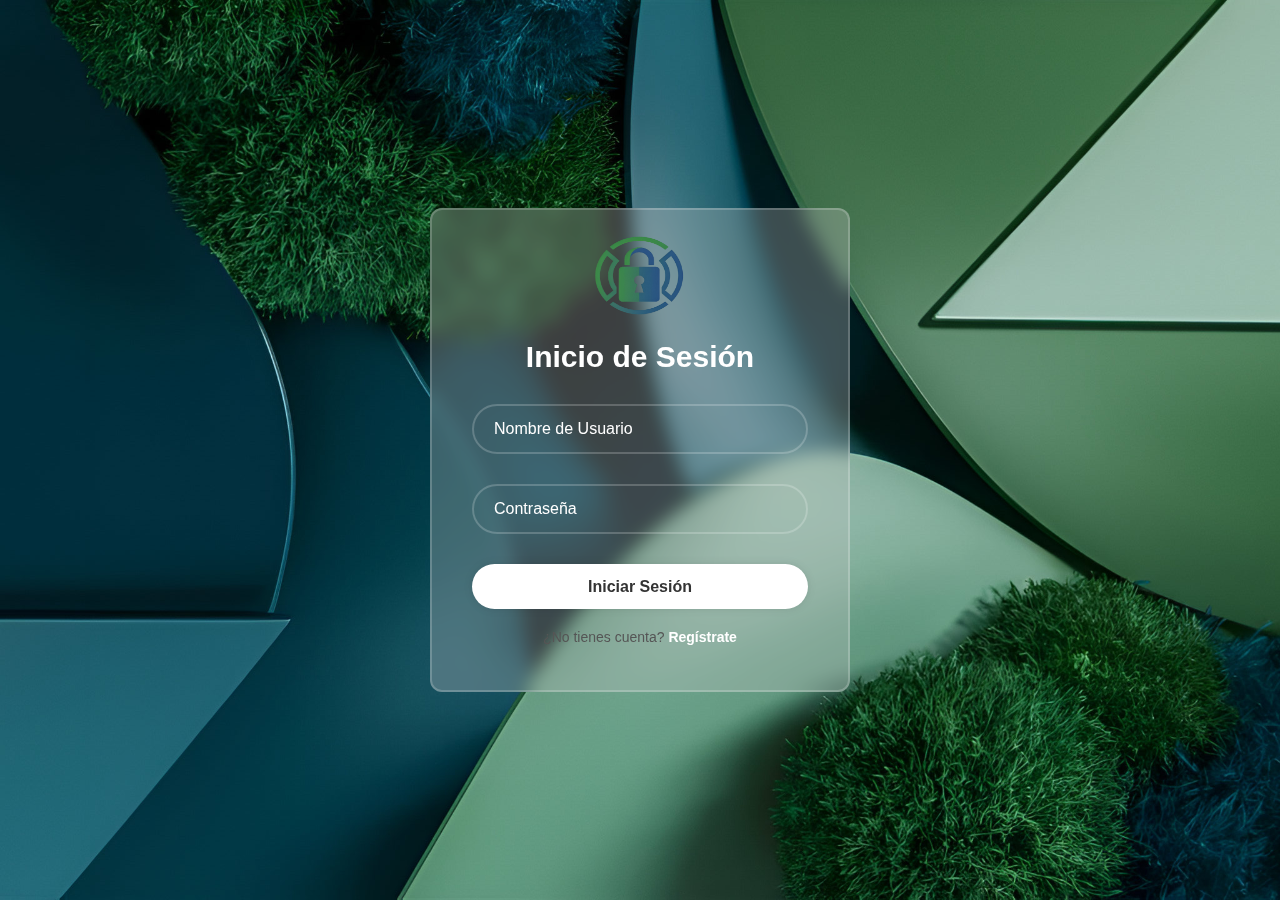
<file: index.html>
<!DOCTYPE html>
<html lang="es">
<head>
    <meta charset="UTF-8">
    <meta name="viewport" content="width=device-width, initial-scale=1.0">
    <title>Inicio de Sesión</title>
    <link rel="stylesheet" href="styles.css">
</head>
<body>
    <div class="wrapper">
        <form id="loginForm">
            <img class="centrado" src="pak.png" alt="Logo">
            <h1>Inicio de Sesión</h1>
            <div class="input-box">
                <input type="text" id="loginUsername" placeholder="Nombre de Usuario" required>
                <i class="bx bxs-user"></i>
            </div>
            <div class="input-box">
                <input type="password" id="loginPassword" placeholder="Contraseña" required>
                <i class="bx bxs-lock-alt"></i>
            </div>
            <p class="message" id="loginMessage"></p>
            <button type="submit" class="btn">Iniciar Sesión</button>
            <div class="register-link">
                <p>¿No tienes cuenta? <a href="register.html">Regístrate</a></p>
            </div>
        </form>
    </div>
    
    <script src="script.js"></script>
</body>
</html>
</file>
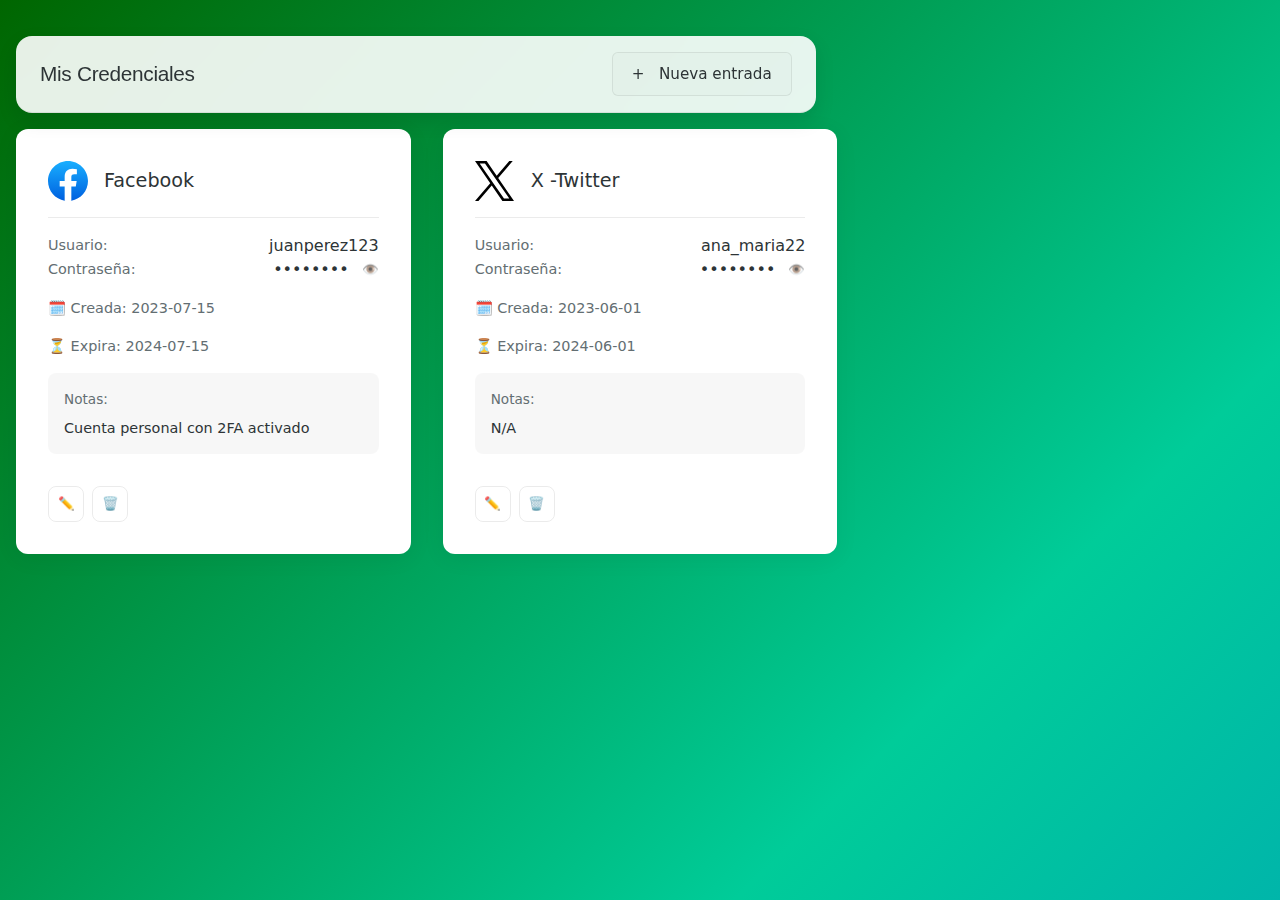
<file: galeria.html>
<!DOCTYPE html>
<html lang="es">
<head>
    <meta charset="UTF-8">
    <meta name="viewport" content="width=device-width, initial-scale=1.0">
    <title>Gestor de Contraseñas</title>
</head>

<style>



    /* Variables */
:root {
  --primary: #2d8cff;
  --primary-hover: #1a73e8;
  --background: #f8f9fa;
  --card-bg: #ffffff;
  --text: #2d3436;
  --text-light: #636e72;
  --border: rgba(0,0,0,0.08);
  --radius: 12px;
  --shadow: 0 4px 24px rgba(0,0,0,0.06);
}

/* Reset */
* {
  box-sizing: border-box;
  margin: 0;
  padding: 0;
}
/* Fondo animado con efecto de pintura */
body {
    margin: 0;
    padding: 0;
    height: 100vh;
    background: linear-gradient(-45deg, #003366, #005599, #0088cc, #00cc99, #006600);
    background-size: 300% 300%;
    animation: moveGradient 8s ease infinite;
}

/* Animación para mover el fondo y darle dinamismo */
@keyframes moveGradient {
    0% {
        background-position: 0% 50%;
    }
    50% {
        background-position: 100% 50%;
    }
    100% {
        background-position: 0% 50%;
    }
}

body {
  
  font-family: 'Segoe UI', system-ui, sans-serif;
  line-height: 1.5;
  color: var(--text);
  padding: 1rem;
}

/* Contenedor principal */
.vault-container {
  max-width: 1440px;
  margin: 0 auto;
}

/* Encabezado */
.vault-header {
  display: flex;
  flex-wrap: wrap;
  gap: 1rem;
  justify-content: space-between;
  align-items: center;
  padding: 2rem 0;
}

.vault-header h1 {
  font-size: 1.75rem;
  font-weight: 600;
}

.new-entry-btn {
  background: var(--primary);
  color: white;
  padding: 0.75rem 1.5rem;
  border-radius: var(--radius);
  text-decoration: none;
  transition: background 0.2s ease;
  display: inline-flex;
  align-items: center;
  gap: 0.5rem;
}

.new-entry-btn:hover {
  background: var(--primary-hover);
}

/* Grid de credenciales */
.credentials-grid {
  display: grid;
  grid-template-columns: repeat(auto-fill, minmax(300px, 1fr));
  gap: 1.5rem;
  padding: 1rem 0;
}

/* Tarjeta individual */
.credential-card {
  background: var(--card-bg);
  border-radius: var(--radius);
  box-shadow: var(--shadow);
  padding: 1.5rem;
  transition: transform 0.2s ease;
  display: flex;
  flex-direction: column;
  gap: 1rem;
}

.credential-card:hover {
  transform: translateY(-2px);
}

.card-header {
  display: flex;
  align-items: center;
  gap: 1rem;
  padding-bottom: 1rem;
  border-bottom: 1px solid var(--border);
}

.service-icon {
  width: 40px;
  height: 40px;
  object-fit: contain;
}

.service-name {
  font-size: 1.2rem;
  font-weight: 500;
}

/* Campos de credenciales */
.credential-field {
  display: flex;
  justify-content: space-between;
  align-items: center;
  gap: 0.5rem;
}

.field-label {
  color: var(--text-light);
  font-size: 0.9rem;
}

.field-value {
  font-weight: 500;
  word-break: break-all;
  text-align: right;
}

.password-field {
  position: relative;
  padding-right: 30px;
}

.password[data-password] {
  cursor: pointer;
}

.toggle-password {
  background: none;
  border: none;
  padding: 0;
  cursor: pointer;
  position: absolute;
  right: 0;
  opacity: 0.7;
  transition: opacity 0.2s ease;
}

.toggle-password:hover {
  opacity: 1;
}

/* Metadatos */
.metadata {
  display: flex;
  flex-direction: column;
  gap: 1rem;
  margin-top: 1rem;
}

.date-info {
  display: flex;
  flex-wrap: wrap;
  gap: 1rem;
  font-size: 0.9rem;
  color: var(--text-light);
}

.notes-section {
  background: rgba(0,0,0,0.03);
  padding: 1rem;
  border-radius: 8px;
}

.notes-label {
  display: block;
  font-size: 0.85rem;
  color: var(--text-light);
  margin-bottom: 0.5rem;
}

.notes-content {
  font-size: 0.9rem;
  line-height: 1.4;
  color: var(--text);
}

.notes-content:empty::before {
  content: "N/A";
  color: var(--text-light);
  font-style: italic;
}

/* Acciones */
.card-actions {
  display: flex;
  gap: 0.5rem;
  margin-top: auto;
  padding-top: 1rem;
}

.action-btn {
  background: none;
  border: 1px solid var(--border);
  border-radius: 8px;
  padding: 0.5rem;
  cursor: pointer;
  transition: all 0.2s ease;
  display: flex;
  align-items: center;
  justify-content: center;
  width: 36px;
  height: 36px;
}

.action-btn:hover {
  background: rgba(0,0,0,0.03);
  border-color: rgba(0,0,0,0.1);
}

.delete-btn:hover {
  color: #ff4444;
  border-color: rgba(255,68,68,0.2);
}

/* Responsive */
@media (max-width: 640px) {
  .credentials-grid {
    grid-template-columns: 1fr;
  }
  
  .vault-header {
    padding: 1.5rem 0;
  }
  
  .service-name {
    font-size: 1.1rem;
  }
  
  .field-label {
    font-size: 0.85rem;
  }
  
  .field-value {
    font-size: 0.95rem;
  }
}

@media (min-width: 1024px) {
  .credentials-grid {
    gap: 2rem;
  }
  
  .credential-card {
    padding: 2rem;
  }
}

.vault-header {
    padding: 1.5rem 2rem;
    display: flex;
    justify-content: space-between;
    align-items: center;
    background: #ffffff;
    position: sticky;
    top: 0;
    z-index: 100;
    border-bottom: 1px solid rgba(0,0,0,0.08);
}

.vault-header h1 {
    font-size: 1.3rem;
    font-weight: 500;
    color: #2d3436;
    letter-spacing: -0.3px;
    margin: 0;
    font-family: 'Inter', sans-serif;
}

.new-entry-btn {
    color: #2d3436;
    text-decoration: none;
    font-size: 0.95rem;
    font-weight: 500;
    padding: 0.6rem 1.2rem;
    border-radius: 6px;
    transition: all 0.2s cubic-bezier(0.4, 0, 0.2, 1);
    position: relative;
    border: 1px solid rgba(0,0,0,0.08);
    background: rgba(0,0,0,0.01);
}

.new-entry-btn::before {
    content: "+";
    margin-right: 0.4rem;
    font-weight: 400;
}

.new-entry-btn:hover {
    background: rgba(0,0,0,0.03);
    border-color: rgba(0,0,0,0.12);
    transform: translateY(-1px);
}

.new-entry-btn:active {
    background: rgba(0,0,0,0.02);
}

/* Versión móvil */
@media (max-width: 768px) {
    .vault-header {
        padding: 1rem;
        flex-direction: column;
        gap: 1rem;
        text-align: center;
    }
    
    .new-entry-btn {
        width: 100%;
        padding: 0.8rem;
        border-radius: 8px;
    }
}
.vault-header {
    width: 100%;
    max-width: 800px;
    display: flex;
    justify-content: space-between;
    align-items: center;
    padding: 16px 24px;
    background: rgba(255, 255, 255, 0.9); /* Fondo blanco con ligera transparencia */
    box-shadow: 0 8px 20px rgba(0, 0, 0, 0.1); /* Sombra elegante */
    border-radius: 16px; /* Bordes redondeados */
    backdrop-filter: blur(10px); /* Efecto de vidrio esmerilado */
    margin-top: 20px;
    transition: all 0.3s ease-in-out;
}

/* Efecto hover para darle dinamismo */
.vault-header:hover {
    transform: translateY(-2px); /* Pequeño levantamiento al pasar el mouse */
    box-shadow: 0 10px 25px rgba(0, 0, 0, 0.15);
}















</style>
<body>
    <div class="vault-container">
        <!-- Encabezado -->
        <header class="vault-header">
            <h1> Mis Credenciales</h1>
            <a href="registro.html" class="new-entry-btn">
                Nueva entrada
            </a>
        </header>

        <!-- Grid de contraseñas -->
        <div class="credentials-grid">
            <!-- Tarjeta individual -->
            <article class="credential-card">
                <div class="card-header">
                    <img src="icone/facebook.svg" alt="Facebook" class="service-icon">
                    <h3 class="service-name">Facebook</h3>
                </div>

                <div class="card-body">
                    <div class="credential-field">
                        <span class="field-label">Usuario:</span>
                        <span class="field-value username">juanperez123</span>
                    </div>

                    <div class="credential-field password-field">
                        <span class="field-label">Contraseña:</span>
                        <span class="field-value password" data-password="realpassword123">••••••••</span>
                        <button class="toggle-password">👁️</button>
                    </div>

                    <div class="metadata">
                        <div class="date-info">
                            <span class="created-date">
                                🗓️ Creada: 2023-07-15
                            </span>
                            <span class="expiry-date">
                                ⏳ Expira: 2024-07-15
                            </span>
                        </div>

                        <div class="notes-section">
                            <span class="notes-label">Notas:</span>
                            <p class="notes-content">Cuenta personal con 2FA activado</p>
                        </div>
                    </div>
                </div>

                <div class="card-actions">
                    <button class="action-btn edit-btn" title="Editar" onclick="window.location.href='registro.html'">
                        ✏️
                    </button>
                    
                    <button class="action-btn delete-btn" title="Eliminar">
                        🗑️
                    </button>
                </div>
            </article>

            <!-- Ejemplo de entrada sin notas -->
            <article class="credential-card">
                <div class="card-header">
                    <img src="icone/twitter.svg" alt="Twitter" class="service-icon">
                    <h3 class="service-name">X -Twitter</h3>
                </div>

                <div class="card-body">
                    <div class="credential-field">
                        <span class="field-label">Usuario:</span>
                        <span class="field-value username">ana_maria22</span>
                    </div>

                    <div class="credential-field password-field">
                        <span class="field-label">Contraseña:</span>
                        <span class="field-value password" data-password="tw33t3rP@ss">••••••••</span>
                        <button class="toggle-password">👁️</button>
                    </div>

                    <div class="metadata">
                        <div class="date-info">
                            <span class="created-date">
                                🗓️ Creada: 2023-06-01
                            </span>
                            <span class="expiry-date">
                                ⏳ Expira: 2024-06-01
                            </span>
                        </div>

                        <div class="notes-section">
                            <span class="notes-label">Notas:</span>
                            <p class="notes-content">N/A</p>
                        </div>
                    </div>
                </div>

                <div class="card-actions">
                    <button class="action-btn edit-btn" title="Editar" onclick="window.location.href='registro.html'">
                        ✏️
                    </button>
                    
                    <button class="action-btn delete-btn" title="Eliminar">
                        🗑️
                    </button>
                </div>
            </article>
        </div>
    </div>

    <script>

let lastScrollY = window.scrollY;
const header = document.querySelector(".vault-header");

window.addEventListener("scroll", () => {
    let scrollY = window.scrollY;

    if (scrollY > lastScrollY) {
        // Si el usuario baja, oculta el header
        header.style.transform = "translateY(-100%)";
    } else {
        // Si el usuario sube, vuelve a su posición original
        header.style.transform = "translateY(0)";
    }

    lastScrollY = scrollY;
});

</script>
</body>
</html>
</file>
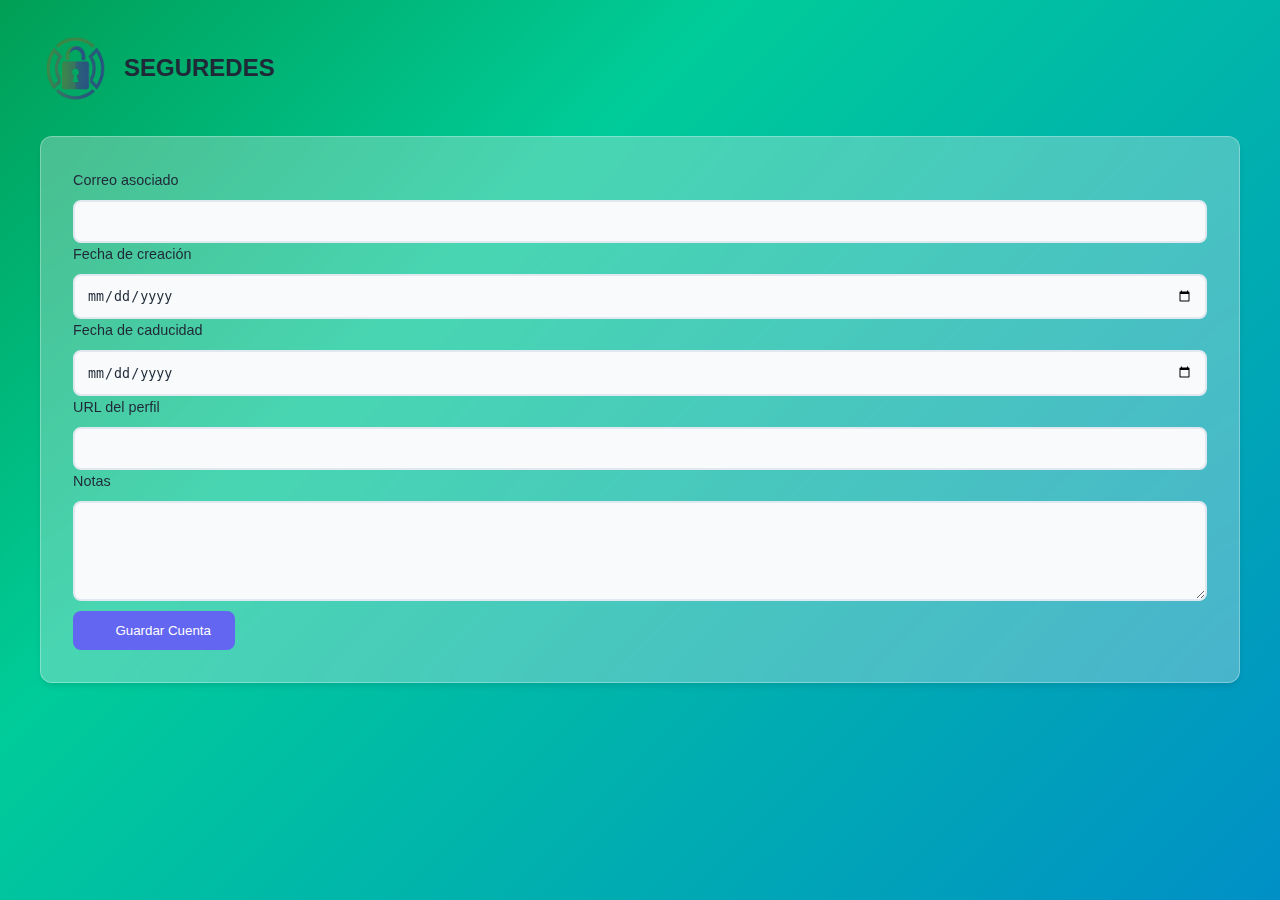
<file: panel.html>
<!DOCTYPE html>
<html lang="es">
<head>
    <link rel="stylesheet" href="https://cdnjs.cloudflare.com/ajax/libs/font-awesome/6.0.0-beta3/css/all.min.css">
    <meta charset="UTF-8">
    <meta name="viewport" content="width=device-width, initial-scale=1.0">
    <title>Panel de Administración</title>
    <link href="https://fonts.googleapis.com/css2?family=Poppins:wght@300;400;600&display=swap" rel="stylesheet">
    <link rel="stylesheet" href="sts.css">
</head>


<style>/* Reset general y estilos base */
    * {
        margin: 0;
        padding: 0;
        box-sizing: border-box;
        font-family: 'Poppins', sans-serif;
    }
    
    body {
    background: linear-gradient(-45deg, #66a3ff, #99ccff, #80e5b6, #4dd2a7);
    background-size: 300% 300%;
    animation: moveGradient 10s ease infinite;
    color: #333;
    display: flex;
    justify-content: center;
    align-items: center;
    min-height: 100vh;
    padding: 20px;
}

/* Animación para un efecto suave y relajante */
@keyframes moveGradient {
    0% {
        background-position: 0% 50%;
    }
    50% {
        background-position: 100% 50%;
    }
    100% {
        background-position: 0% 50%;
    }
}

    
    .panel-container {
        display: flex;
        width: 100%;
        max-width: 1200px;
        min-height: 80vh;
        background: white;
        border-radius: 12px;
        overflow: hidden;
        box-shadow: 0px 4px 10px rgba(0, 0, 0, 0.1);
    }
    
    /* Menú lateral */
    .panel-menu {
        width: 250px;
        background: #2C3E50;
        color: white;
        padding: 20px;
        display: flex;
        flex-direction: column;
    }
    
    .panel-menu h2 {
        margin-bottom: 20px;
        font-weight: 600;
        text-align: center;
    }
    
    .panel-menu ul {
        list-style: none;
    }
    
    .panel-menu ul li {
        margin: 15px 0;
    }
    
    .panel-menu ul li a {
        text-decoration: none;
        color: white;
        display: flex;
        align-items: center;
        gap: 10px;
        padding: 10px;
        border-radius: 6px;
        transition: background 0.3s ease;
    }
    
    .panel-menu ul li a:hover {
        background: #1ABC9C;
    }
    
    /* Contenido principal */
    .panel-content {
        flex-grow: 1;
        padding: 20px;
        display: flex;
        flex-direction: column;
    }
    
    .panel-header {
        display: flex;
        justify-content: space-between;
        align-items: center;
        background: #3498DB;
        color: white;
        padding: 15px 20px;
        border-radius: 8px;
    }
    
    .btn-logout {
        background: #E74C3C;
        color: white;
        padding: 10px 15px;
        border: none;
        border-radius: 6px;
        cursor: pointer;
        transition: background 0.3s;
    }
    
    .btn-logout:hover {
        background: #C0392B;
    }
    
    .main-content {
        margin-top: 20px;
        display: flex;
        flex-direction: column;
        gap: 20px;
    }
    
    .card {
        background: white;
        padding: 20px;
        border-radius: 10px;
        box-shadow: 0px 4px 8px rgba(0, 0, 0, 0.1);
    }
    
    h3 {
        margin-bottom: 10px;
    }
    
    /* Tabla de usuarios */
    #userTable {
        width: 100%;
        border-collapse: collapse;
        margin-top: 10px;
    }
    
    #userTable th, #userTable td {
        padding: 12px;
        text-align: left;
        border-bottom: 1px solid #ddd;
    }
    
    #userTable th {
        background: #2980B9;
        color: white;
    }
    
    #userTable tr:nth-child(even) {
        background: #f9f9f9;
    }
    
    #userTable button {
        padding: 8px 12px;
        border: none;
        border-radius: 5px;
        cursor: pointer;
        transition: 0.3s;
    }
    
    #userTable button:first-child {
        background: #F39C12;
        color: white;
    }
    
    #userTable button:last-child {
        background: #E74C3C;
        color: white;
        margin-left: 5px;
    }
    
    #userTable button:hover {
        opacity: 0.8;
    }
    
    /* Campo de búsqueda */
    .search-container {
        margin-bottom: 15px;
    }
    
    #searchBar {
        width: 100%;
        padding: 10px;
        border: 1px solid #ccc;
        border-radius: 6px;
        outline: none;
    }
    
    #searchBar:focus {
        border-color: #3498DB;
    }
    
    /* Responsividad */
    @media (max-width: 768px) {
        .panel-container {
            flex-direction: column;
        }
        .panel-menu {
            width: 100%;
            text-align: center;
        }
        .panel-menu ul li a {
            justify-content: center;
        }
        .panel-header {
            flex-direction: column;
            gap: 10px;
        }
    }


















    
    </style>
<body>
    <div class="panel-container">
        <!-- Menú lateral -->
        <nav class="panel-menu">
            <h2>Admin Panel</h2>
            <ul>
                <li><a href="#"><i class="fas fa-users"></i> Usuarios</a></li>
                <li><a href="#"><i class="fas fa-cogs"></i> Configuración</a></li>
                <li><a href="#"><i class="fas fa-chart-line"></i> Reportes</a></li>
            </ul>
        </nav>

        <!-- Contenido principal -->
        <div class="panel-content">
            <header class="panel-header">
                <h1 id="welcomeMessage">Bienvenido</h1>
                <button id="logoutButton" class="btn-logout">Cerrar Sesión</button>
            </header>
            <main class="main-content">
                <!-- Gestión de Usuarios -->


                <div class="pw-main-9x4q">
                    <div class="pw-top-3fm8">
                        <h2 class="pw-title-jk5r">🔐 Mi Vault Digital</h2>
                        <div class="pw-secstat-7tq2">
                            <span class="pw-ico-shield-z4w9">🛡️</span>
                            <span class="pw-statustxt-p8m3">Protegido</span>
                        </div>
                    </div>
                    
                    <div class="pw-content-2v6s">
                        <div class="pw-databox-4n7y">
                            <div class="pw-infobox-r9l2">
                                <span class="pw-datalabel-1s5f">Contraseñas guardadas</span>
                                <span class="pw-datanum-x8k4" id="pw-counter-g3h7">12</span>
                            </div>
                            <div class="pw-infobox-r9l2">
                                <span class="pw-datalabel-1s5f">Última actualización</span>
                                <span class="pw-datanum-x8k4" id="pw-lastup-f6d2">05/07/2023</span>
                            </div>
                        </div>
                        
                        <div class="pw-btngroup-5tq9">
                            <a href="registro.html" class="pw-btnlink-8w4e">
                                <button class="pw-mainbtn-3c7q pw-color1-kj9n">
                                    <span class="pw-btnico-2m4v">🖊️</span>
                                    Nueva Credencial
                                </button>
                            </a>
                            
                            <a href="galeria.html" class="pw-btnlink-8w4e">
                                <button class="pw-mainbtn-3c7q pw-color2-m1x8">
                                    <span class="pw-btnico-2m4v">📂</span>
                                    Ver Todas
                                </button>
                            </a>
                        </div>
                        
                        <div class="pw-alert-7b3t">
                            <span class="pw-infoico-9v4q">ℹ️</span>
                            Todas las contraseñas están encriptadas con AES-256
                        </div>
                    </div>
                </div>
                





                <div class="card">
                    <h3>Gestión de Usuarios</h3>
                    <div class="search-container">
                        <input type="text" id="searchBar" placeholder="Buscar usuario por nombre..." />
                    </div>
                    <table id="dataGrid" class="recordsPanel">
                        <thead>
                            <tr class="headerRow">
                                <th class="colUserAlias">User Handle</th>
                                <th class="colAccessLevel">Privilege</th>
                                <th class="colControls">Options</th>
                            </tr>
                        </thead>
                        <tbody>
                            <tr class="dataRow">
                                <td class="userTag" data-identifier="User Handle">Juan Pérez</td>
                                <td class="permLevel" data-identifier="Privilege">Administrador</td>
                                <td class="actionPanel" data-identifier="Options">
                                    <button class="modifyEntry">Editar</button>
                                    <button class="removeEntry">Eliminar</button>
                                </td>
                            </tr>
                        </tbody>
                    </table>
                    
                </div>

                <!-- Reportes -->
                <div class="card">
                    <h3>Reportes</h3>
                    <p>Visualiza los reportes disponibles en el sistema.</p>
                    <p><strong>Total de usuarios:</strong> <span id="totalUsers">0</span></p>
                    <p><strong>Último usuario registrado:</strong> <span id="lastUser">N/A</span></p>
                </div>
                
                <div class="card">
                    <h3>Configuración Avanzada</h3>
                    <p>Espacio reservado para futuras configuraciones avanzadas del sistema.</p>
                </div>
                
            </main>
        </div>
    </div>
    <script src="script.js"></script>
</body>
</html>
</file>
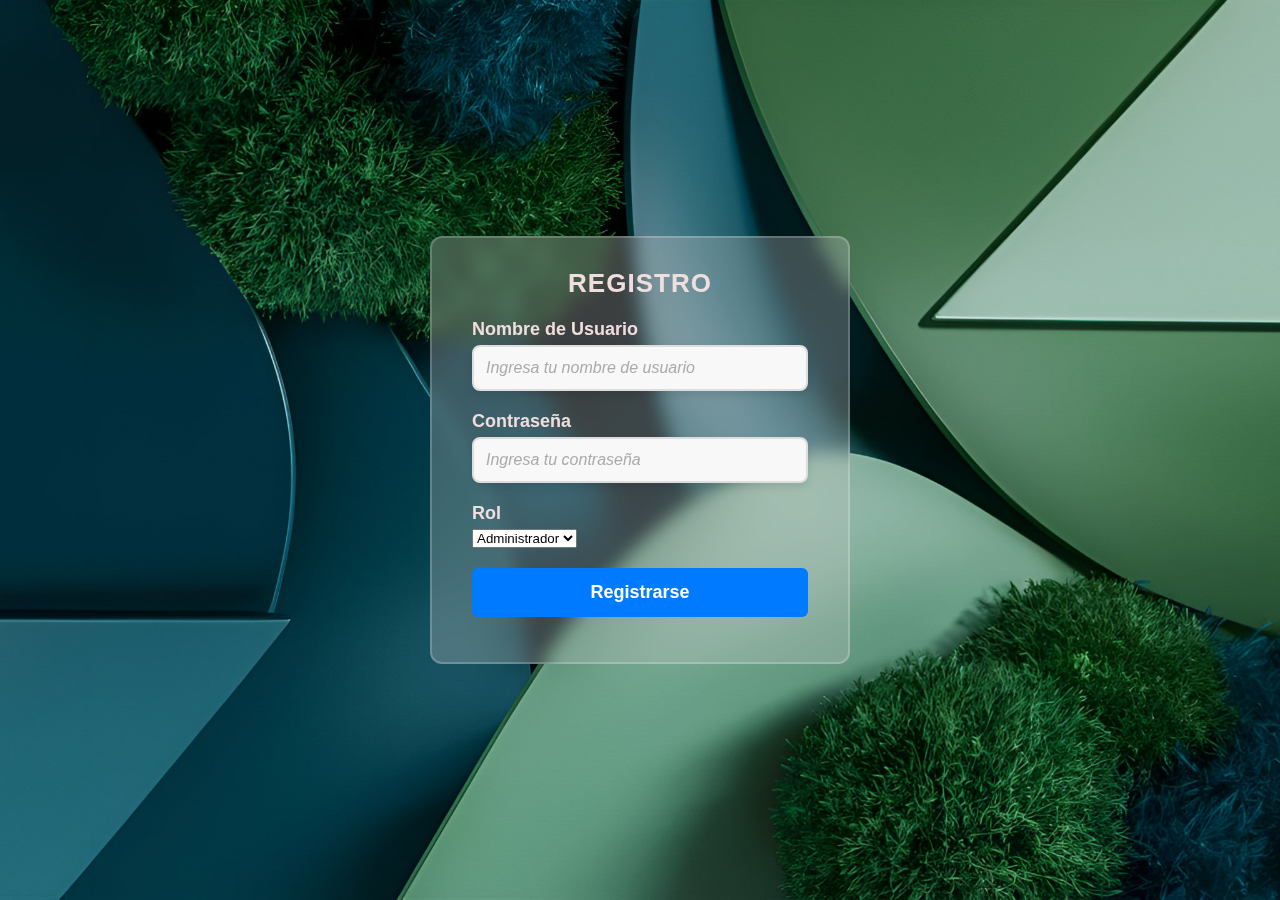
<file: register.html>
<!DOCTYPE html>
<html lang="es">
<head>
    <meta charset="UTF-8">
    <meta name="viewport" content="width=device-width, initial-scale=1.0">
    <title>Registro de Administrador</title>
    <link rel="stylesheet" href="styles.css">
</head>
<body>
    <div class="container">
        <div class="form-box">
            <h2>Registro</h2>
            <form id="registerForm">
                <div class="input-group">
                    <label for="username">Nombre de Usuario</label>
                    <input type="text" id="username" placeholder="Ingresa tu nombre de usuario" required>
                </div>
                <div class="input-group">
                    <label for="password">Contraseña</label>
                    <input type="password" id="password" placeholder="Ingresa tu contraseña" required>
                </div>
                <!-- Nuevo selector para elegir el rol -->
                <div class="input-group">
                    <label for="role">Rol</label>
                    <select id="role">
                        <option value="admin">Administrador</option>
                        <option value="operator">Usuario</option>
                    </select>
                </div>
                <button type="submit" class="btn">Registrarse</button>
                <p class="message" id="registerMessage"></p>
            </form>
        </div>
    </div>
    <script src="script.js"></script>
</body>
</html>
</file>
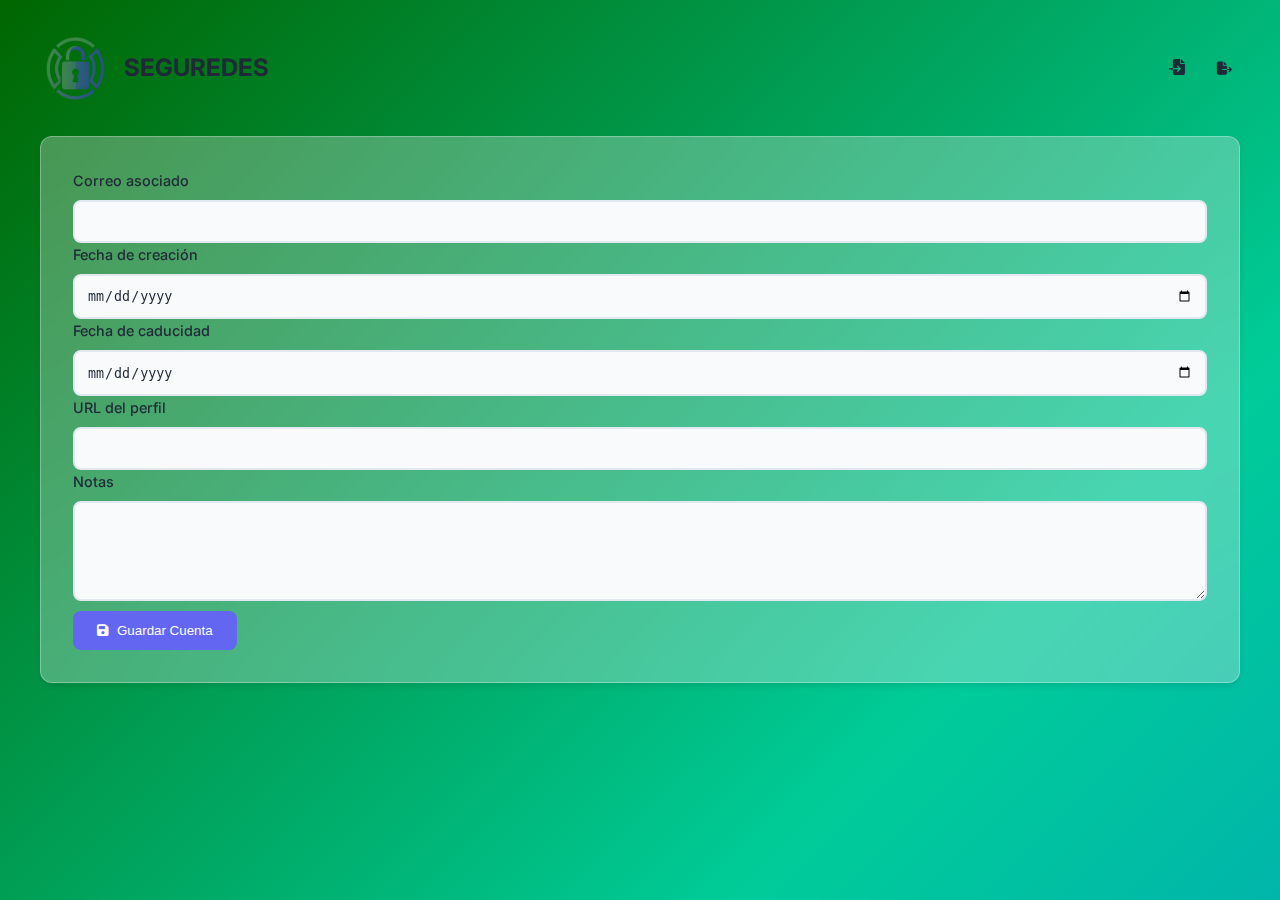
<file: registro.html>
<!DOCTYPE html>
<html lang="es" data-theme="light">
<head>
    <meta charset="UTF-8">
    <meta name="viewport" content="width=device-width, initial-scale=1.0">
    <title>Social Account Manager Pro</title>
    <link href="https://fonts.googleapis.com/css2?family=Inter:wght@300..700&display=swap" rel="stylesheet">
    <link rel="stylesheet" href="https://cdnjs.cloudflare.com/ajax/libs/font-awesome/6.4.0/css/all.min.css">
    <style>
        /* Sistema de diseño modular */
        :root {
    --primary: #6366f1;
    --secondary: #8b5cf6;
    --success: #10b981;
    --danger: #ef4444;
    --text: #1f2937;
    --bg: #f8fafc;
    --surface: #ffffff;
    --border: #e2e8f0;
    --radius: 12px;
    --shadow: 0 4px 6px -1px rgba(0, 0, 0, 0.1);
    --transition: all 0.3s ease;
}

[data-theme="dark"] {
    --text: #f8fafc;
    --bg: #1e293b;
    --surface: #334155;
    --border: #475569;
}

/* Base */
* {
    margin: 0;
    padding: 0;
    box-sizing: border-box;
}



/* Fondo animado con efecto de pintura */
body {
    margin: 0;
    padding: 0;
    height: 100vh;
    background: linear-gradient(-45deg, #003366, #005599, #0088cc, #00cc99, #006600);
    background-size: 300% 300%;
    animation: moveGradient 8s ease infinite;
}

/* Animación para mover el fondo y darle dinamismo */
@keyframes moveGradient {
    0% {
        background-position: 0% 50%;
    }
    50% {
        background-position: 100% 50%;
    }
    100% {
        background-position: 0% 50%;
    }
}



body {
    font-family: 'Inter', sans-serif;
    
    color: var(--text);
    line-height: 1.6;
    padding: 2rem;
    min-height: 100vh;
}


.btn-primary {
  margin-top: 10px; /* Ajusta este valor según lo que necesites */
}

.container {
    max-width: 1200px;
    margin: 0 auto;
}

/* Header */
.app-header {
    display: flex;
    flex-wrap: wrap;
    gap: 1.5rem;
    justify-content: space-between;
    align-items: center;
    margin-bottom: 2rem;
}

.brand {
    display: flex;
    align-items: center;
    gap: 0.75rem;
    font-size: 1.5rem;
    font-weight: 700;
}

.actions {
    display: flex;
    gap: 1rem;
}





.form-card {
    background: rgba(240, 240, 240, 0.3); /* Más opaco para mejor contraste */
    backdrop-filter: blur(15px); /* Efecto vidrio más definido */
    padding: 2rem;
    border-radius: var(--radius);
    box-shadow: var(--shadow);
    margin-bottom: 2rem;
    border: 1px solid rgba(255, 255, 255, 0.3); /* Borde más visible */
    transition: border-color 0.3s ease-in-out, box-shadow 0.3s ease-in-out, background 0.3s ease-in-out;
}

/* Efecto iluminado sin mover la tarjeta */
.form-card:hover {
    background: rgba(240, 240, 240, 0.4); /* Más iluminado pero sin perder opacidad */
    border-color: rgba(255, 255, 255, 0.5);
    box-shadow: var(--shadow), 0 4px 12px rgba(255, 255, 255, 0.25); /* Sombra más clara pero sutil */
}

/* Formulario */

.form-grid {
    display: grid;
    grid-template-columns: repeat(auto-fit, minmax(250px, 1fr));
    gap: 1.5rem;
    margin-bottom: 1.5rem;
}

.form-group {
    display: flex;
    flex-direction: column;
    gap: 0.5rem;
}

.form-group label {
    font-weight: 500;
    font-size: 0.9rem;
    color: var(--text);
}

.form-control {
    width: 100%;
    padding: 0.75rem;
    border: 2px solid var(--border);
    border-radius: 8px;
    background: var(--bg);
    color: var(--text);
    transition: var(--transition);
}

.form-control:focus {
    outline: none;
    border-color: var(--primary);
    box-shadow: 0 0 0 3px rgba(99, 102, 241, 0.1);
}

.password-wrapper {
    position: relative;
}

.toggle-password {
    position: absolute;
    right: 1rem;
    top: 50%;
    transform: translateY(-50%);
    cursor: pointer;
    color: var(--text);
    opacity: 0.7;
    transition: var(--transition);
}

.toggle-password:hover {
    opacity: 1;
}

textarea.form-control {
    resize: vertical;
    min-height: 100px;
}

/* Tarjetas de cuentas */
.accounts-grid {
    display: grid;
    grid-template-columns: repeat(auto-fill, minmax(300px, 1fr));
    gap: 1.5rem;
    margin-top: 2rem;
}

.account-card {
    background: var(--surface);
    padding: 1.5rem;
    border-radius: var(--radius);
    box-shadow: var(--shadow);
    position: relative;
    transition: var(--transition);
}

.account-card:hover {
    transform: translateY(-3px);
    box-shadow: 0 6px 12px rgba(0, 0, 0, 0.1);
}

.account-card h3 {
    color: var(--primary);
    margin-bottom: 1rem;
    font-size: 1.25rem;
}

.account-card p {
    margin: 0.5rem 0;
    font-size: 0.9rem;
    line-height: 1.4;
}

.account-card a {
    color: var(--secondary);
    text-decoration: none;
}

.account-card a:hover {
    text-decoration: underline;
}

.card-actions {
    position: absolute;
    top: 1rem;
    right: 1rem;
    display: flex;
    gap: 0.5rem;
}

/* Botones */
.btn {
    padding: 0.75rem 1.5rem;
    border: none;
    border-radius: 8px;
    cursor: pointer;
    font-weight: 500;
    transition: var(--transition);
    display: inline-flex;
    align-items: center;
    gap: 0.5rem;
}

.btn-primary {
    background: var(--primary);
    color: white;
}

.btn-primary:hover {
    opacity: 0.9;
    transform: translateY(-1px);
}

.btn-danger {
    background: var(--danger);
    color: white;
}

.icon-btn {
    background: none;
    border: none;
    padding: 0.5rem;
    cursor: pointer;
    color: var(--text);
    transition: var(--transition);
}

.icon-btn:hover {
    color: var(--primary);
    transform: scale(1.1);
}

/* Controles de historial */
.history-controls {
    position: fixed;
    bottom: 2rem;
    right: 2rem;
    display: flex;
    gap: 1rem;
    background: var(--surface);
    padding: 1rem;
    border-radius: var(--radius);
    box-shadow: var(--shadow);
}

/* Búsqueda */
.search-container {
    position: relative;
    width: 100%;
    max-width: 400px;
    margin: 1rem 0;
}

#search {
    width: 100%;
    padding: 0.75rem 2.5rem;
    border-radius: var(--radius);
    border: 2px solid var(--border);
    background: var(--bg);
    color: var(--text);
}

.search-container i {
    position: absolute;
    left: 1rem;
    top: 50%;
    transform: translateY(-50%);
    opacity: 0.7;
}

/* Utilidades */
.hidden {
    display: none !important;
}

.password-field {
    cursor: pointer;
    transition: color 0.3s;
}

.password-field:hover {
    color: var(--primary);
}

/* Responsive */
@media (max-width: 768px) {
    body {
        padding: 1rem;
    }
    
    .form-card {
        padding: 1rem;
    }
    
    .brand {
        font-size: 1.25rem;
    }
    
    .history-controls {
        bottom: 1rem;
        right: 1rem;
    }
}

@media (max-width: 480px) {
    .form-grid {
        grid-template-columns: 1fr;
    }
    
    .accounts-grid {
        grid-template-columns: 1fr;
    }
}

    </style>
</head>
<body>
    <div class="container">
        <header class="app-header">
            <div class="brand">
                <img src="pak.png" alt="Logo" style="width: 3em; height: 3em;">
                <span>SEGUREDES</span>
            </div>
            
            <div class="actions">

                <input type="file" id="import" hidden>
                <label for="import" class="icon-btn">
                    <i class="fas fa-file-import"></i>
                </label>
                <button class="icon-btn" id="export">
                    <i class="fas fa-file-export"></i>
                </button>
            </div>
        </header>

        <main>
            <form id="accountForm" class="form-card">
                <!-- Añade estos nuevos campos al formulario (ANTES del botón de submit) -->
<div class="form-group">
    <label for="email">Correo asociado</label>
    <input type="email" id="email" class="form-control">
</div>

<div class="form-group">
    <label for="creationDate">Fecha de creación</label>
    <input type="date" id="creationDate" class="form-control">
</div>

<div class="form-group">
    <label for="expirationDate">Fecha de caducidad</label>
    <input type="date" id="expirationDate" class="form-control">
</div>

<div class="form-group">
    <label for="url">URL del perfil</label>
    <input type="url" id="url" class="form-control">
</div>

<div class="form-group full-width">
    <label for="notes">Notas</label>
    <textarea id="notes" class="form-control" rows="3"></textarea>
</div>
                
                <button type="submit" class="btn btn-primary">
                    <i class="fas fa-save"></i>
                    Guardar Cuenta
                </button>
            </form>

            <div class="accounts-grid" id="accounts"></div>
        </main>
    </div>

    
</body>
</html>
</file>
<file: styles.css>
*{
  margin: 0;
  padding: 0;
  box-sizing: border-box;
  font-family: "Poppins", sans-serif;
}
body{
  display: flex;
  justify-content: center;
  align-items: center;
  min-height: 100vh;
  background: url(fondo\ inicio.jpeg) no-repeat;
  background-size: cover;
  background-position: center;
}
.wrapper{
  width: 420px;
  background: rgba(200, 200, 200, 0.3);

  border: 2px solid rgba(255, 255, 255, .2);
  backdrop-filter: blur(9px);
  color: #fff;
  border-radius: 12px;
  padding: 30px 40px;
}
.wrapper h1{
  font-size: 30px;
  text-align: center;
  margin-top: 20px;
}
.wrapper .input-box{
  position: relative;
  width: 100%;
  height: 50px;
  
  margin: 30px 0;
}
.input-box input{
  width: 100%;
  height: 100%;
  background: transparent;
  border: none;
  outline: none;
  border: 2px solid rgba(255, 255, 255, .2);
  border-radius: 40px;
  font-size: 16px;
  color: #fff;
  padding: 20px 45px 20px 20px;
}
.input-box input::placeholder{
  color: #fff;
}
.input-box i{
  position: absolute;
  right: 20px;
  top: 30%;
  transform: translate(-50%);
  font-size: 20px;

}
.wrapper .remember-forgot{
  display: flex;
  justify-content: space-between;
  font-size: 14.5px;
  margin: -15px 0 15px;
}
.remember-forgot label input{
  accent-color: #fff;
  margin-right: 3px;

}
.remember-forgot a{
  color: #fff;
  text-decoration: none;

}
.remember-forgot a:hover{
  text-decoration: underline;
}
.wrapper .btn{
  width: 100%;
  height: 45px;
  background: #fff;
  border: none;
  outline: none;
  border-radius: 40px;
  box-shadow: 0 0 10px rgba(0, 0, 0, .1);
  cursor: pointer;
  font-size: 16px;
  color: #333;
  font-weight: 600;
}
.wrapper .register-link{
  font-size: 14.5px;
  text-align: center;
  margin: 20px 0 15px;

}
.register-link p a{
  color: #fff;
  text-decoration: none;
  font-weight: 600;
}
.register-link p a:hover{
  text-decoration: underline;
}
.centrado 
{
  display: block;
  margin-left: auto;
  margin-right: auto;
  width: 110px;
  height: 90px;
  border-radius: 10%;
  margin-top: -10px;
}
































/* Estilos generales */
* {
  margin: 0;
  padding: 0;
  box-sizing: border-box;
}

body {
  font-family: 'Arial', sans-serif;
  height: 100vh;
  display: flex;
  justify-content: center;
  align-items: center;
  background: url('pixi.jpg') no-repeat center center fixed; /* Imagen de fondo original */
  background-size: cover; /* Asegura que la imagen ocupe toda la pantalla */
  animation: fadeIn 0.5s ease-in-out; /* Duración de la animación de fade más rápida */
}

@keyframes fadeIn {
  0% { opacity: 0; }
  100% { opacity: 1; }
}

.container {
  display: flex;
  justify-content: center;
  align-items: center;
  height: 100%;
  width: 100%;
}

.form-box {



  
    width: 420px;
    background: rgba(200, 200, 200, 0.3);
  
    border: 2px solid rgba(255, 255, 255, .2);
    backdrop-filter: blur(9px);
    color: #fff;
    border-radius: 12px;
    padding: 30px 40px;
  





  
}

.form-box:hover {
  transform: scale(1.03); /* Efecto de agrandado más suave */
}

h2 {
  text-align: center;
  font-size: 26px;
  color: #f0dede;
  margin-bottom: 20px;
  font-weight: 700;
  text-transform: uppercase;
  letter-spacing: 1px;
}

.input-group {
  margin-bottom: 20px;
  position: relative;
}

.input-group label {
  font-size: 18px;
  color: #f0dede;
  margin-bottom: 5px;
  display: block;
  font-weight: bold;
}

.input-group input {
  width: 100%;
  padding: 12px;
  font-size: 16px;
  border: 2px solid #ddd;
  border-radius: 8px;
  background-color: #f8f8f8;
  transition: all 0.3s ease;
  box-shadow: 0 4px 8px rgba(0, 0, 0, 0.1);
}

.input-group input:focus {
  border-color: #007bff;
  outline: none;
  background-color: #fff;
  box-shadow: 0 4px 12px rgba(0, 123, 255, 0.2); /* Sombra al hacer focus */
}

.input-group input::placeholder {
  color: #aaa;
  font-style: italic;
}

.input-group input[type="checkbox"] {
  width: auto;
  margin-right: 10px;
}

.btn {
  width: 100%;
  padding: 14px;
  background-color: #007bff;
  color: #fff;
  font-size: 18px;
  border: none;
  border-radius: 6px;
  cursor: pointer;
  transition: background-color 0.3s ease;
  font-weight: bold;
}

.btn:hover {
  background-color: #0056b3;
}

p {
  text-align: center;
  margin-top: 15px;
  font-size: 14px;
  color: #555;
}

p a {
  color: #007bff;
  text-decoration: none;
  font-weight: 500;
}

p a:hover {
  text-decoration: underline;
}

@media (max-width: 768px) {
  .form-box {
      width: 90%;
      padding: 20px;
  }

  h2 {
      font-size: 22px;
  }

  .btn {
      font-size: 16px;
  }
}



/* Estilo general */
body {
  font-family: 'Poppins', sans-serif;
  margin: 0;
  padding: 0;
  background-color: #f3f4f6;
  color: #333;
}

/* Contenedor principal */
.panel-container {
  display: flex;
  height: 100vh;
}

/* Menú lateral */
.panel-menu {
  width: 260px;
  background: linear-gradient(180deg, #1d1f27, #252b36);
  color: white;
  display: flex;
  flex-direction: column;
  align-items: center;
  box-shadow: 2px 0 8px rgba(0, 0, 0, 0.2);
  padding-top: 1.5rem;
  border-right: 1px solid rgba(255, 255, 255, 0.1);
}

.panel-menu h2 {
  margin-bottom: 2rem;
  font-size: 1.8rem;
  color: #ffffff;
  letter-spacing: 1px;
  text-shadow: 0px 2px 4px rgba(0, 0, 0, 0.4);
}

.panel-menu ul {
  list-style: none;
  width: 100%;
  padding: 0;
}

.panel-menu ul li {
  width: 100%;
  margin-bottom: 1rem;
}

.panel-menu ul li a {
  display: flex;
  align-items: center;
  padding: 0.8rem 1rem;
  text-decoration: none;
  color: #cbd5e0;
  font-size: 1.1rem;
  border-radius: 8px;
  transition: background-color 0.3s ease, transform 0.2s ease;
}

.panel-menu ul li a:hover {
  background-color: #3b82f6;
  color: white;
  transform: translateX(10px);
}

.panel-menu ul li a i {
  margin-right: 10px;
  font-size: 1.3rem;
}

/* Contenido principal */
.panel-content {
  flex-grow: 1;
  background-color: #ffffff;
  display: flex;
  flex-direction: column;
  box-shadow: inset 0 2px 5px rgba(0, 0, 0, 0.05);
  border-radius: 12px;
  overflow: hidden;
}

/* Header */
.panel-header {
  background: rgba(200, 200, 200, 0.3);

  color: rgb(70, 26, 26);
  padding: 1.5rem 2rem;
  display: flex;
  justify-content: space-between;
  align-items: center;
  box-shadow: 0px 2px 10px rgba(0, 0, 0, 0.1);
  border-bottom: 3px solid rgba(255, 255, 255, 0.2);
}

.panel-header h1 {
  font-size: 1.8rem;
  font-weight: 600;
  letter-spacing: 1px;
}

.btn-logout {
  background-color: #ef4444;
  border: none;
  color: white;
  padding: 0.6rem 1.2rem;
  font-size: 1rem;
  font-weight: 500;
  border-radius: 6px;
  cursor: pointer;
  transition: background-color 0.3s ease, transform 0.2s ease;
}

.btn-logout:hover {
  background-color: #dc2626;
  transform: scale(1.1);
}

/* Área principal */
.main-content {
  padding: 2rem;
  overflow-y: auto;
  flex-grow: 1;
  background-color: #f9fafb;
  box-shadow: inset 0px 2px 5px rgba(0, 0, 0, 0.05);
  border-radius: 8px;
}

.main-content p {
  font-size: 1.2rem;
  line-height: 1.6;
  color: #4b5563;
}

/* Tarjetas en el área principal */
.card {
  background-color: #ffffff;
  padding: 1.5rem;
  border-radius: 12px;
  box-shadow: 0 4px 6px rgba(0, 0, 0, 0.1);
  margin-bottom: 1.5rem;
  transition: transform 0.2s ease, box-shadow 0.3s ease;
}

.card:hover {
  transform: translateY(-10px);
  box-shadow: 0 8px 12px rgba(0, 0, 0, 0.2);
}



/* General */
body {
  font-family: 'Poppins', sans-serif;
  margin: 0;
  padding: 0;
  box-sizing: border-box;
}

/* Panel Container */
.panel-container {
  display: flex;
  height: 100vh;
}

/* Menú lateral */
.panel-menu {
  width: 250px;
  background-color: #2c3e50;
  color: #ecf0f1;
  display: flex;
  flex-direction: column;
  padding: 20px;
  transition: all 0.3s ease;
}

.panel-menu h2 {
  margin: 0;
  padding: 0;
  font-size: 1.5rem;
}

.panel-menu ul {
  list-style: none;
  padding: 0;
  margin-top: 20px;
}

.panel-menu ul li {
  margin-bottom: 15px;
}

.panel-menu ul li a {
  color: #ecf0f1;
  text-decoration: none;
  display: flex;
  align-items: center;
}

.panel-menu ul li a i {
  margin-right: 10px;
}

/* Botón colapsar */
.collapse-menu {
  display: none;
  cursor: pointer;
  background-color: #2c3e50;
  color: #ecf0f1;
  border: none;
  padding: 10px;
  font-size: 1rem;
  margin-bottom: 10px;
}

/* Contenido principal */
.panel-content {
  flex-grow: 1;
  padding: 20px;
  overflow-y: auto;
}

/* Responsive */
@media screen and (max-width: 768px) {
  .panel-menu {
      width: 0;
      overflow: hidden;
  }

  .panel-menu.active {
      width: 250px;
  }

  .collapse-menu {
      display: block;
  }
}



/* Transiciones generales */
.panel-menu,
.panel-content,
button,
a {
    transition: all 0.3s ease;
}

/* Hover en botones */
button:hover,
a:hover {
    background-color: #34495e;
    color: #ecf0f1;
}




/* General */
body {
  margin: 0;
  font-family: 'Poppins', sans-serif;
}

.panel-container {
  display: flex;
  height: 100vh;
}

/* Menú lateral */
.panel-menu {
  width: 250px;
  background-color: #2c3e50;
  color: #ecf0f1;
  flex-shrink: 0;
  position: fixed; /* Fijar el menú */
  top: 0;
  left: 0;
  height: 100%;
  z-index: 999;
  transform: translateX(0);
  transition: transform 0.3s ease-in-out;
}

.panel-menu.hidden {
  transform: translateX(-100%); /* Ocultar el menú */
}

/* Botón de menú */
.menu-toggle-btn {
  position: fixed;
  top: 10px;
  left: 10px;
  background-color: #2c3e50;
  color: #ecf0f1;
  border: none;
  padding: 10px 20px;
  font-size: 18px;
  cursor: pointer;
  z-index: 1000; /* Siempre encima del contenido */
}

/* Contenido principal */
.panel-content {
  flex-grow: 1;
  padding: 20px;
  margin-left: 250px;
  transition: margin-left 0.3s ease-in-out;
}

.panel-content.shifted {
  margin-left: 0; /* Ajustar contenido cuando el menú está oculto */
}

/* Responsive */
@media screen and (max-width: 768px) {
  .panel-menu {
      transform: translateX(-100%); /* Menú oculto por defecto */
  }

  .panel-content {
      margin-left: 0; /* Ajustar contenido por defecto */
  }
}
/* Estilo general del botón */
.btn-logout {
  background-color: #e74c3c;
  color: #fff;
  border: none;
  padding: 10px 20px;
  font-size: 16px;
  border-radius: 5px;
  cursor: pointer;
  transition: all 0.3s ease;
}

/* Ajuste del botón rojo solo en móviles */
@media screen and (max-width: 768px) {
  .btn-logout {
      padding: 24px 2px; /* Tamaño más pequeño */
      font-size: 13px;   /* Texto más pequeño */
  }
}



/* Estilo de tabla */
table {
  width: 100%;
  border-collapse: collapse;
  margin: 20px 0;
  font-size: 16px;
  text-align: left;
  box-shadow: 0 2px 5px rgba(0, 0, 0, 0.2);
  background-color: #fff;
}

table th, table td {
  padding: 12px 15px;
  border: 1px solid #ddd;
}

table thead {
  background-color: #2c3e50;
  color: #ecf0f1;
  text-transform: uppercase;
}

table tbody tr:nth-child(even) {
  background-color: #f3f3f3;
}

table tbody tr:hover {
  background-color: #f1c40f;
  color: #fff;
}

/* Botones de acción */
.btn-delete {
  background-color: #e74c3c;
  color: #fff;
  border: none;
  padding: 8px 12px;
  cursor: pointer;
  border-radius: 4px;
  font-size: 14px;
  transition: background-color 0.3s;
}

.btn-delete:hover {
  background-color: #c0392b;
}

/* Barra de búsqueda */
.search-bar {
  width: 100%;
  padding: 10px 15px;
  margin-bottom: 10px;
  font-size: 14px;
  border: 1px solid #ddd;
  border-radius: 4px;
}


/* Barra de búsqueda */
.search-container {
  margin-bottom: 20px;
  text-align: right;
}

.search-container input {
  padding: 10px;
  font-size: 14px;
  border: 1px solid #ccc;
  border-radius: 4px;
  width: 100%;
  max-width: 300px;
}
/* Barra de búsqueda */
.search-container {
  margin-bottom: 20px;
  text-align: right;
}

.search-container input {
  padding: 10px;
  font-size: 14px;
  border: 1px solid #ccc;
  border-radius: 4px;
  width: 100%;
  max-width: 300px;
}

/* Tooltip */
.tooltip {
  position: relative;
  display: inline-block;
}

.tooltip .tooltip-text {
  visibility: hidden;
  background-color: #333;
  color: #fff;
  text-align: center;
  border-radius: 4px;
  padding: 5px;
  position: absolute;
  z-index: 1;
  bottom: 100%;
  left: 50%;
  transform: translateX(-50%);
  opacity: 0;
  transition: opacity 0.3s;
  font-size: 12px;
}

.tooltip:hover .tooltip-text {
  visibility: visible;
  opacity: 1;
}
.panel-menu {
  transition: all 0.3s ease-in-out;
  box-shadow: 0px 4px 6px rgba(0, 0, 0, 0.1);
}
table tbody tr:hover {
  background-color: #1d72b8;
  color: white;
  cursor: pointer;
}
/* Menú lateral */
.panel-menu {
  background-color: #2C3E50;
  color: white;
  width: 250px;
  min-height: 100vh;
  transition: width 0.3s ease-in-out;
  box-shadow: 0px 4px 6px rgba(0, 0, 0, 0.1);
  position: fixed;
  top: 0;
  left: 0;
  z-index: 10;
}

.panel-menu h2 {
  text-align: center;
  margin: 20px 0;
  font-size: 18px;
  color: #fff;
}

.panel-menu ul {
  list-style: none;
  padding: 0;
  margin: 0;
}

.panel-menu ul li a {
  display: flex;
  align-items: center;
  padding: 15px 20px;
  color: white;
  text-decoration: none;
  font-size: 14px;
  transition: background 0.3s ease-in-out;
}

.panel-menu ul li a:hover {
  background-color: #34495E;
  border-radius: 5px;
}

/* Ajuste para dispositivos pequeños */
@media screen and (max-width: 768px) {
  .panel-menu {
      width: 200px;
  }

  .panel-menu ul li a {
      font-size: 12px;
      padding: 10px 15px;
  }
}
/* Tabla de usuarios */
#userTable {
  width: 100%;
  border-collapse: collapse;
  margin-top: 10px;
  box-shadow: 0 4px 6px rgba(0, 0, 0, 0.1);
  background-color: #fff;
  border-radius: 8px;
  overflow: hidden;
}

#userTable th,
#userTable td {
  padding: 12px 15px;
  text-align: left;
  border-bottom: 1px solid #ddd;
}

#userTable th {
  background-color: #34495E;
  color: white;
  font-weight: bold;
  text-transform: uppercase;
  font-size: 14px;
}

#userTable tbody tr:hover {
  background-color: #f4f4f4;
  cursor: pointer;
}

#userTable tbody tr:last-child td {
  border-bottom: none;
}
#userTable tbody tr:hover {
  background-color: #1d72b8;
  color: white;
  transition: all 0.2s ease-in-out;
}
button[title] {
  position: relative;
  cursor: not-allowed;
}

button[title]:hover::after {
  content: attr(title);
  position: absolute;
  top: -25px;
  left: 50%;
  transform: translateX(-50%);
  background-color: #333;
  color: #fff;
  padding: 5px 10px;
  border-radius: 4px;
  font-size: 12px;
  white-space: nowrap;
  box-shadow: 0px 2px 5px rgba(0, 0, 0, 0.2);
}
</file>
<file: sts.css>
:root {
    --primary: hsl(213, 34%, 22%);
    --secondary: hsl(198, 28%, 93%);
    --accent: hsl(207, 90%, 54%);
    --text: hsl(210, 24%, 16%);
    --success: hsl(164, 71%, 45%);
    --danger: hsl(354, 71%, 57%);
    --radius: 12px;
    --transition: all 0.3s cubic-bezier(0.4, 0, 0.2, 1);
}

.recordsPanel {
    width: 100%;
    border-collapse: separate;
    border-spacing: 0;
    margin: 2rem 0;
    background: white;
    border-radius: var(--radius);
    box-shadow: 0 8px 24px -6px rgba(0, 32, 76, 0.1);
    overflow: hidden;
    font-family: 'Inter', system-ui, sans-serif;
    position: relative;
}

/* Encabezado con efecto vidrio */
.headerRow {
    background: linear-gradient(135deg, rgba(255,255,255,0.1) 0%, rgba(255,255,255,0.05) 100%);
    backdrop-filter: blur(12px);
    position: sticky;
    top: 0;
    z-index: 10;
}

.colUserAlias, .colAccessLevel, .colControls {
    padding: 1.25rem 1.5rem;
    font-weight: 600;
    color: var(--primary);
    letter-spacing: 0.03em;
    border-bottom: 2px solid rgba(0,0,0,0.05);
}

.dataRow {
    transition: var(--transition);
    position: relative;
}

.dataRow:hover {
    background: rgba(245, 248, 250, 0.6);
}

.dataRow:not(:last-child) td {
    border-bottom: 1px solid rgba(0,0,0,0.03);
}

.userTag, .permLevel, .actionPanel {
    padding: 1.25rem 1.5rem;
    color: var(--text);
    font-weight: 500;
}

/* Botones premium */
.modifyEntry, .removeEntry {
    padding: 0.75rem 1.5rem;
    border: none;
    border-radius: 8px;
    cursor: pointer;
    font-weight: 600;
    letter-spacing: 0.03em;
    transition: var(--transition);
    display: inline-flex;
    align-items: center;
    gap: 0.5rem;
}

.modifyEntry {
    background: var(--accent);
    color: white;
    box-shadow: 0 4px 12px -2px rgba(24, 144, 255, 0.3);
}

.removeEntry {
    background: var(--danger);
    color: white;
    box-shadow: 0 4px 12px -2px rgba(255, 71, 87, 0.3);
}

.modifyEntry:hover, .removeEntry:hover {
    transform: translateY(-2px);
    opacity: 0.95;
}

.modifyEntry:active, .removeEntry:active {
    transform: translateY(0);
    opacity: 1;
}

/* Responsive móvil elegante */
@media screen and (max-width: 768px) {
    .recordsPanel {
        border-radius: calc(var(--radius) * 1.5);
        background: transparent;
        box-shadow: none;
    }
    
    .headerRow {
        display: none;
    }
    
    .dataRow {
        display: block;
        margin-bottom: 1.5rem;
        background: white;
        border-radius: var(--radius);
        box-shadow: 0 4px 12px -4px rgba(0, 32, 76, 0.1);
        overflow: hidden;
    }
    
    .userTag, .permLevel, .actionPanel {
        display: flex;
        justify-content: space-between;
        align-items: center;
        padding: 1rem 1.5rem;
        border-bottom: 1px solid rgba(0,0,0,0.03);
    }
    
    .userTag::before,
    .permLevel::before,
    .actionPanel::before {
        content: attr(data-identifier);
        color: var(--primary);
        font-weight: 600;
        opacity: 0.7;
        margin-right: 1rem;
    }
    
    .actionPanel {
        border-bottom: 0;
        flex-direction: column;
        gap: 0.75rem;
    }
    
    .modifyEntry, .removeEntry {
        width: 100%;
        justify-content: center;
    }
}

/* Modo oscuro automático */
@media (prefers-color-scheme: dark) {
    .recordsPanel {
        background: hsl(210, 12%, 16%);
    }
    
    .headerRow {
        background: linear-gradient(135deg, rgba(255,255,255,0.05) 0%, rgba(255,255,255,0.02) 100%);
    }
    
    .colUserAlias, .colAccessLevel, .colControls {
        color: hsl(0, 0%, 90%);
        border-bottom-color: rgba(255,255,255,0.05);
    }
    
    .dataRow:hover {
        background: rgba(255,255,255,0.03);
    }
    
    .userTag, .permLevel {
        color: hsl(0, 0%, 85%);
    }
    
    .userTag::before,
    .permLevel::before,
    .actionPanel::before {
        color: hsl(0, 0%, 70%);
    }
    
    .dataRow:not(:last-child) td {
        border-bottom-color: rgba(255,255,255,0.05);
    }
}

/* Animaciones de carga */
@keyframes fadeIn {
    from { opacity: 0; transform: translateY(10px); }
    to { opacity: 1; transform: translateY(0); }
}

.dataRow {
    animation: fadeIn 0.6s ease forwards;
}

/* Mejoras de accesibilidad */
button:focus {
    outline: 2px solid var(--accent);
    outline-offset: 2px;
}














:root {
    --white: #ffffff;
    --black: #2d3436;
    --primary: #0984e3;
    --secondary: #dfe6e9;
    --radius: 8px;
}

* {
    box-sizing: border-box;
    margin: 0;
    padding: 0;
}

body {
    min-height: 100vh;
    display: grid;
    place-items: center;
    padding: 1rem;
    background: var(--white);
    font-family: -apple-system, BlinkMacSystemFont, 'Segoe UI', Roboto, Oxygen, Ubuntu, Cantarell, sans-serif;
    line-height: 1.4;
    color: var(--black);
}

.pw-main-9x4q {
    background: var(--white);
    width: 100%;
    max-width: 480px;
    border: 1px solid rgba(0,0,0,0.05);
}

.pw-top-3fm8 {
    padding: 1.5rem;
    border-bottom: 1px solid rgba(0,0,0,0.05);
}

.pw-title-jk5r {
    font-size: 1.25rem;
    font-weight: 500;
    color: var(--black);
}

.pw-secstat-7tq2 {
    display: inline-flex;
    align-items: center;
    gap: 0.5rem;
    margin-top: 0.5rem;
    font-size: 0.9rem;
    color: #636e72;
}

.pw-content-2v6s {
    padding: 1.5rem;
}

.pw-databox-4n7y {
    display: grid;
    gap: 1rem;
    margin-bottom: 2rem;
}

.pw-infobox-r9l2 {
    display: flex;
    justify-content: space-between;
    padding: 1rem 0;
    border-bottom: 1px solid rgba(0,0,0,0.05);
}

.pw-datalabel-1s5f {
    color: #636e72;
    font-size: 0.9rem;
}

.pw-datanum-x8k4 {
    font-weight: 500;
    color: var(--black);
}

.pw-btngroup-5tq9 {
    display: grid;
    gap: 0.5rem;
}

.pw-mainbtn-3c7q {
    width: 100%;
    padding: 1rem;
    border: none;
    background: transparent;
    cursor: pointer;
    transition: background 0.2s ease;
    display: flex;
    align-items: center;
    gap: 0.75rem;
    color: var(--black);
}

.pw-color1-kj9n {
    background: var(--primary);
    color: var(--white) !important;
    border-radius: var(--radius);
}

.pw-color2-m1x8 {
    border: 1px solid rgba(0,0,0,0.1);
    border-radius: var(--radius);
}

.pw-alert-7b3t {
    margin-top: 1.5rem;
    padding: 1rem;
    background: #f8f9fa;
    border-radius: var(--radius);
    font-size: 0.85rem;
    color: #636e72;
}

@media (min-width: 640px) {
    .pw-main-9x4q {
        max-width: 600px;
        margin: 2rem;
        border-radius: var(--radius);
    }
    
    .pw-databox-4n7y {
        grid-template-columns: repeat(2, 1fr);
        gap: 2rem;
    }
    
    .pw-infobox-r9l2 {
        border: none;
        padding: 0;
        flex-direction: column;
        align-items: flex-start;
        gap: 0.25rem;
    }
    
    .pw-btngroup-5tq9 {
        grid-template-columns: repeat(2, 1fr);
        gap: 1rem;
    }
}
</file>
